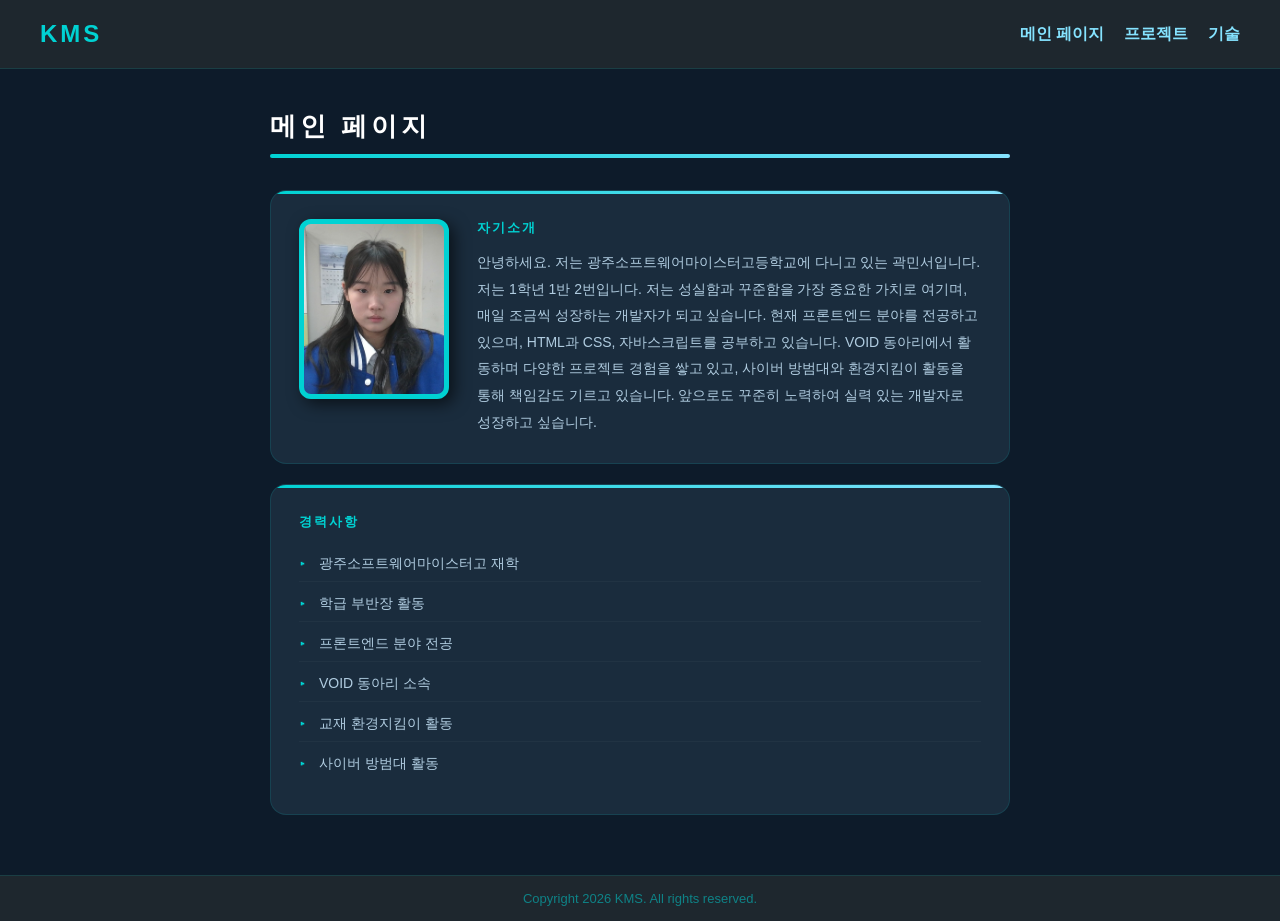
<file: web-project/index.html>
<!doctype html>
<html lang="ko">
  <head>
    <meta charset="UTF-8" />
    <meta name="viewport" content="width=device-width, initial-scale=1.0" />
    <title>KMS 자기소개 - 메인</title>
    <link rel="stylesheet" href="style.css" />
    <style>
      @keyframes glow {
        0%,
        100% {
          box-shadow: 0 0 16px #00d2d355;
        }
        50% {
          box-shadow: 0 0 32px #00d2d388;
        }
      }
      @keyframes shimmer {
        0% {
          background-position: -200% center;
        }
        100% {
          background-position: 200% center;
        }
      }
      @keyframes liPop {
        from {
          opacity: 0;
          transform: translateX(-16px);
        }
        to {
          opacity: 1;
          transform: translateX(0);
        }
      }
      @keyframes fadeUp {
        from {
          opacity: 0;
          transform: translateY(20px);
        }
        to {
          opacity: 1;
          transform: translateY(0);
        }
      }
      @keyframes fadeDown {
        from {
          opacity: 0;
          transform: translateY(-20px);
        }
        to {
          opacity: 1;
          transform: translateY(0);
        }
      }
      @keyframes barGrow {
        from {
          width: 0;
        }
        to {
          width: 100%;
        }
      }
      @keyframes logoGlow {
        0%,
        100% {
          text-shadow: 0 0 8px #00d2d366;
        }
        50% {
          text-shadow:
            0 0 24px #00d2d3bb,
            0 0 48px #00d2d344;
        }
      }

      body {
        background: #0d1b2a;
        font-family: "Malgun Gothic", sans-serif;
        margin: 0;
        padding: 0;
        display: flex;
        flex-direction: column;
        min-height: 100vh;
      }

      header {
        background-color: #1e272e;
        padding: 20px 40px;
        display: flex;
        justify-content: space-between;
        align-items: center;
        border-bottom: 1px solid #00d2d322;
        animation: fadeDown 0.6s ease both;
      }
      .logo {
        color: #00d2d3;
        font-size: 24px;
        font-weight: bold;
        letter-spacing: 3px;
        animation: logoGlow 3s ease-in-out infinite;
      }
      header ul {
        list-style: none;
        display: flex;
        margin: 0;
        padding: 0;
      }
      header li {
        margin-left: 20px;
      }
      header a {
        color: #85e3ff;
        text-decoration: none;
        font-weight: bold;
        position: relative;
        padding-bottom: 4px;
        transition: color 0.3s;
      }
      header a::after {
        content: "";
        position: absolute;
        left: 0;
        bottom: 0;
        width: 0;
        height: 2px;
        background: #00d2d3;
        border-radius: 2px;
        transition: width 0.3s ease;
      }
      header a:hover {
        color: #00d2d3;
      }
      header a:hover::after {
        width: 100%;
      }

      section {
        padding: 40px;
        max-width: 820px;
        margin: 0 auto;
        flex: 1;
        animation: fadeUp 0.7s ease 0.2s both;
        width: 100%;
        box-sizing: border-box;
      }

      .title-wrap {
        margin-bottom: 32px;
      }
      .title-wrap h2 {
        font-size: 26px;
        font-weight: 900;
        color: #ffffff;
        letter-spacing: 4px;
        margin: 0 0 10px 0;
      }
      .title-bar {
        height: 4px;
        border-radius: 2px;
        background: linear-gradient(90deg, #00d2d3, #85e3ff, #00d2d3);
        background-size: 200% auto;
        animation:
          shimmer 2s linear infinite,
          barGrow 0.9s ease both;
      }

      .card {
        background: #1a2c3d;
        border: 1px solid #00d2d322;
        border-radius: 16px;
        padding: 28px;
        margin-bottom: 20px;
        position: relative;
        overflow: hidden;
        transition:
          transform 0.25s,
          box-shadow 0.25s;
      }
      .card:hover {
        transform: translateY(-4px);
        box-shadow: 0 8px 32px #00d2d322;
      }
      .card::before {
        content: "";
        position: absolute;
        top: 0;
        left: 0;
        right: 0;
        height: 3px;
        background: linear-gradient(90deg, #00d2d3, #85e3ff, #00d2d3);
        background-size: 200% auto;
        animation: shimmer 2s linear infinite;
      }

      .profile-card {
        animation: fadeUp 0.7s ease 0.4s both;
      }
      .profile-row {
        display: flex;
        gap: 28px;
        align-items: flex-start;
      }

      /* 수행평가 요구사항: 5px 이상 테두리 + 3px 3px 이상 그림자 */
      .profile-photo {
        width: 150px;
        height: 180px;
        min-width: 150px;
        background-image: url("images/내사진.png");
        background-size: cover;
        background-position: center;
        border: 5px solid #00d2d3;
        border-radius: 12px;
        box-shadow: 5px 5px 16px rgba(0, 0, 0, 0.6);
        animation: glow 3s ease-in-out infinite;
        transition: transform 0.3s;
        margin-bottom: 0;
        box-sizing: border-box;
      }
      .profile-photo:hover {
        transform: scale(1.04);
      }

      .intro-col h3 {
        color: #00d2d3;
        font-size: 13px;
        font-weight: 700;
        letter-spacing: 2px;
        margin: 0 0 12px 0;
      }
      .intro-text {
        color: #b0cce0;
        font-size: 14px;
        line-height: 1.9;
        margin: 0;
      }

      .career-card {
        animation: fadeUp 0.7s ease 0.6s both;
      }
      .career-box h3 {
        color: #00d2d3;
        font-size: 13px;
        font-weight: 700;
        letter-spacing: 2px;
        margin: 0 0 16px 0;
      }
      .career-box ul {
        list-style: none;
        padding: 0;
        margin: 0;
      }
      .career-box li {
        color: #b0cce0;
        font-size: 14px;
        padding: 8px 0 8px 20px;
        border-bottom: 1px solid #ffffff08;
        position: relative;
        opacity: 0;
        animation: liPop 0.4s ease forwards;
      }
      .career-box li:last-child {
        border-bottom: none;
      }
      .career-box li::before {
        content: "▸";
        position: absolute;
        left: 0;
        color: #00d2d3;
      }
      .career-box li:nth-child(1) {
        animation-delay: 0.8s;
      }
      .career-box li:nth-child(2) {
        animation-delay: 0.95s;
      }
      .career-box li:nth-child(3) {
        animation-delay: 1.1s;
      }
      .career-box li:nth-child(4) {
        animation-delay: 1.25s;
      }
      .career-box li:nth-child(5) {
        animation-delay: 1.4s;
      }
      .career-box li:nth-child(6) {
        animation-delay: 1.55s;
      }

      footer {
        background-color: #1e272e;
        color: #00d2d388;
        text-align: center;
        padding: 15px;
        width: 100%;
        border-top: 1px solid #00d2d322;
        font-size: 13px;
        animation: fadeUp 0.6s ease 1.7s both;
      }
    </style>
  </head>
  <body>
    <header>
      <div class="logo">KMS</div>
      <nav>
        <ul>
          <li><a href="index.html">메인 페이지</a></li>
          <li><a href="projects.html">프로젝트</a></li>
          <li><a href="skills.html">기술</a></li>
        </ul>
      </nav>
    </header>

    <section>
      <div class="title-wrap">
        <h2>메인 페이지</h2>
        <div class="title-bar"></div>
      </div>

      <div class="card profile-card">
        <div class="profile-row">
          <div class="profile-photo"></div>
          <div class="intro-col">
            <h3>자기소개</h3>
            <p class="intro-text">
              안녕하세요. 저는 광주소프트웨어마이스터고등학교에 다니고 있는
              곽민서입니다. 저는 1학년 1반 2번입니다. 저는 성실함과 꾸준함을
              가장 중요한 가치로 여기며, 매일 조금씩 성장하는 개발자가 되고
              싶습니다. 현재 프론트엔드 분야를 전공하고 있으며, HTML과 CSS,
              자바스크립트를 공부하고 있습니다. VOID 동아리에서 활동하며 다양한
              프로젝트 경험을 쌓고 있고, 사이버 방범대와 환경지킴이 활동을 통해
              책임감도 기르고 있습니다. 앞으로도 꾸준히 노력하여 실력 있는
              개발자로 성장하고 싶습니다.
            </p>
          </div>
        </div>
      </div>

      <div class="card career-card">
        <div class="career-box">
          <h3>경력사항</h3>
          <ul>
            <li>광주소프트웨어마이스터고 재학</li>
            <li>학급 부반장 활동</li>
            <li>프론트엔드 분야 전공</li>
            <li>VOID 동아리 소속</li>
            <li>교재 환경지킴이 활동</li>
            <li>사이버 방범대 활동</li>
          </ul>
        </div>
      </div>
    </section>

    <footer>
      <p>Copyright 2026 KMS. All rights reserved.</p>
    </footer>
  </body>
</html>
</file>
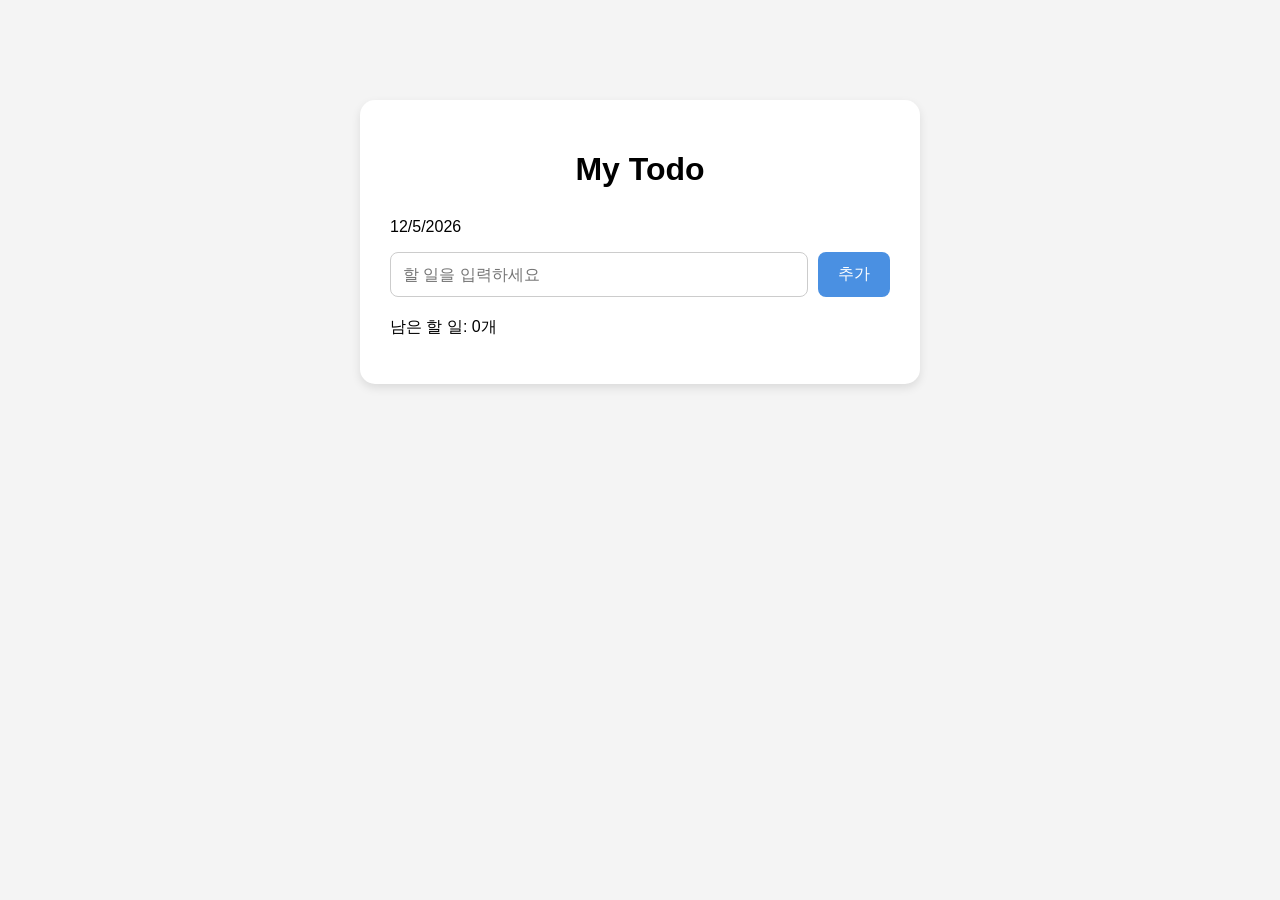
<file: Desktop/todo-app/index.html>
<!doctype html>
<html lang="ko">
  <head>
    <meta charset="UTF-8" />
    <title>Todo</title>
    <link rel="stylesheet" href="style.css" />
  </head>
  <body>
    <div class="container">
      <h1>My Todo</h1>
      <p id="date"></p>
      <div class="input-box">
        <input type="text" id="todoInput" placeholder="할 일을 입력하세요" />

        <button id="addBtn">추가</button>
      </div>
      <ul id="todoList"></ul>
      <p id="count">남은 할 일:0개</p>
    </div>
    <script src="script.js"></script>
  </body>
</html>
</file>
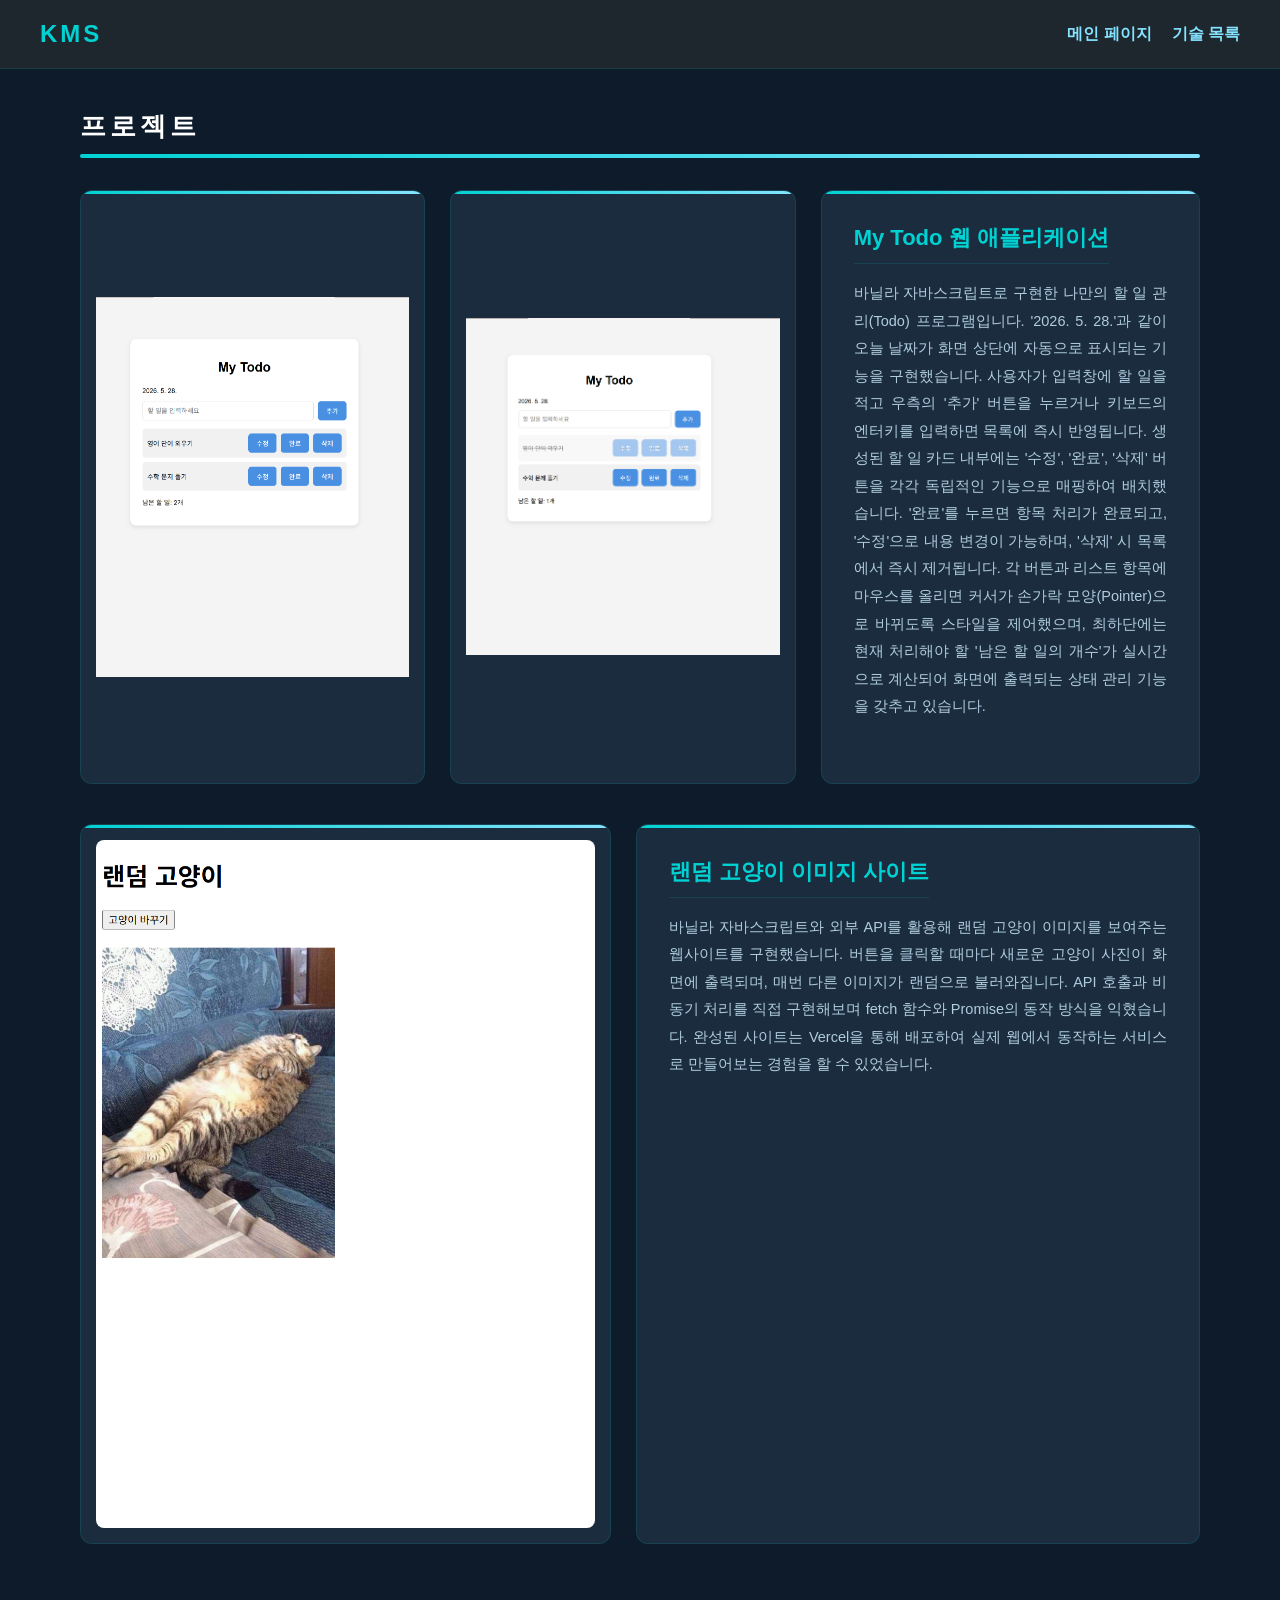
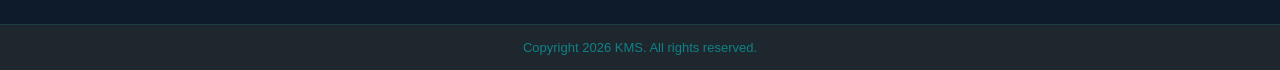
<file: web-project/projects.html>
<!doctype html>
<html lang="ko">
  <head>
    <meta charset="UTF-8" />
    <meta name="viewport" content="width=device-width, initial-scale=1.0" />
    <title>KMS 자기소개 - 프로젝트</title>
    <link rel="stylesheet" href="style.css" />
    <style>
      @keyframes shimmer {
        0% {
          background-position: -200% center;
        }
        100% {
          background-position: 200% center;
        }
      }
      @keyframes fadeUp {
        from {
          opacity: 0;
          transform: translateY(20px);
        }
        to {
          opacity: 1;
          transform: translateY(0);
        }
      }
      @keyframes fadeDown {
        from {
          opacity: 0;
          transform: translateY(-20px);
        }
        to {
          opacity: 1;
          transform: translateY(0);
        }
      }
      @keyframes barGrow {
        from {
          width: 0;
        }
        to {
          width: 100%;
        }
      }
      @keyframes logoGlow {
        0%,
        100% {
          text-shadow: 0 0 8px #00d2d366;
        }
        50% {
          text-shadow:
            0 0 24px #00d2d3bb,
            0 0 48px #00d2d344;
        }
      }

      body {
        background: #0d1b2a;
        font-family: "Malgun Gothic", sans-serif;
        margin: 0;
        padding: 0;
        display: flex;
        flex-direction: column;
        min-height: 100vh;
      }

      header {
        background-color: #1e272e;
        padding: 20px 40px;
        display: flex;
        justify-content: space-between;
        align-items: center;
        border-bottom: 1px solid #00d2d322;
        animation: fadeDown 0.6s ease both;
      }
      .logo {
        color: #00d2d3;
        font-size: 24px;
        font-weight: bold;
        letter-spacing: 3px;
        animation: logoGlow 3s ease-in-out infinite;
      }
      header ul {
        list-style: none;
        display: flex;
        margin: 0;
        padding: 0;
      }
      header li {
        margin-left: 20px;
      }
      header a {
        color: #85e3ff;
        text-decoration: none;
        font-weight: bold;
        position: relative;
        padding-bottom: 4px;
        transition: color 0.3s;
      }
      header a::after {
        content: "";
        position: absolute;
        left: 0;
        bottom: 0;
        width: 0;
        height: 2px;
        background: #00d2d3;
        border-radius: 2px;
        transition: width 0.3s ease;
      }
      header a:hover {
        color: #00d2d3;
      }
      header a:hover::after {
        width: 100%;
      }

      .project-section {
        padding: 40px;
        width: 100%;
        max-width: 1200px;
        margin: 0 auto;
        flex: 1;
        box-sizing: border-box;
        animation: fadeUp 0.7s ease 0.2s both;
      }

      .title-wrap {
        margin-bottom: 32px;
      }
      .project-section h2 {
        font-size: 26px;
        font-weight: 900;
        color: #ffffff;
        letter-spacing: 4px;
        margin: 0 0 10px 0;
      }
      .title-bar {
        height: 4px;
        border-radius: 2px;
        background: linear-gradient(90deg, #00d2d3, #85e3ff, #00d2d3);
        background-size: 200% auto;
        animation:
          shimmer 2s linear infinite,
          barGrow 0.9s ease both;
      }

      .project-container {
        display: flex;
        justify-content: space-between;
        gap: 25px;
        margin-bottom: 40px;
        animation: fadeUp 0.7s ease 0.4s both;
      }

      .project-photo-box,
      .project-info-box {
        flex: 1;
        min-height: 450px;
        background-color: #1a2c3d;
        border: 1px solid #00d2d322;
        border-radius: 12px;
        position: relative;
        overflow: hidden;
        transition:
          transform 0.25s,
          box-shadow 0.25s;
        box-sizing: border-box;
      }
      .project-photo-box:hover,
      .project-info-box:hover {
        transform: translateY(-4px);
        box-shadow: 0 8px 32px #00d2d322;
      }
      .project-photo-box::before,
      .project-info-box::before {
        content: "";
        position: absolute;
        top: 0;
        left: 0;
        right: 0;
        height: 3px;
        background: linear-gradient(90deg, #00d2d3, #85e3ff, #00d2d3);
        background-size: 200% auto;
        animation: shimmer 2s linear infinite;
      }

      /* 이미지 레이아웃 정렬 세팅 */
      .project-photo-box {
        display: flex;
        align-items: center;
        justify-content: center;
        padding: 15px;
      }
      .project-photo-box img {
        width: 100%;
        height: 100%;
        object-fit: contain; /* 이미지 비율 유지 */
        border-radius: 8px;
      }

      .project-info-box {
        padding: 32px;
      }
      .project-info-box h3 {
        color: #00d2d3;
        font-size: 22px;
        margin: 0 0 16px 0;
        padding-bottom: 10px;
        border-bottom: 1px solid #00d2d322;
      }
      .project-desc {
        font-size: 14.5px;
        line-height: 1.9;
        color: #b0cce0;
        text-align: justify;
      }

      footer {
        background-color: #1e272e;
        color: #00d2d388;
        text-align: center;
        padding: 15px;
        width: 100%;
        border-top: 1px solid #00d2d322;
        font-size: 13px;
        box-sizing: border-box;
      }
    </style>
  </head>
  <body>
    <header>
      <div class="logo">KMS</div>
      <nav>
        <ul>
          <li><a href="index.html">메인 페이지</a></li>
          <li><a href="skills.html">기술 목록</a></li>
        </ul>
      </nav>
    </header>

    <section class="project-section">
      <div class="title-wrap">
        <h2>프로젝트</h2>
        <div class="title-bar"></div>
      </div>

      <div class="project-container">
        <div class="project-photo-box">
          <img src="images/project-photo-1.png" alt="My Todo 메인 화면" />
        </div>
        <div class="project-photo-box">
          <img src="images/project-photo-2.png" alt="My Todo 기능 화면" />
        </div>
        <div class="project-info-box">
          <div class="project-item">
            <h3>My Todo 웹 애플리케이션</h3>
            <p class="project-desc">
              바닐라 자바스크립트로 구현한 나만의 할 일 관리(Todo)
              프로그램입니다. '2026. 5. 28.'과 같이 오늘 날짜가 화면 상단에
              자동으로 표시되는 기능을 구현했습니다. 사용자가 입력창에 할 일을
              적고 우측의 '추가' 버튼을 누르거나 키보드의 엔터키를 입력하면
              목록에 즉시 반영됩니다. 생성된 할 일 카드 내부에는 '수정', '완료',
              '삭제' 버튼을 각각 독립적인 기능으로 매핑하여 배치했습니다.
              '완료'를 누르면 항목 처리가 완료되고, '수정'으로 내용 변경이
              가능하며, '삭제' 시 목록에서 즉시 제거됩니다. 각 버튼과 리스트
              항목에 마우스를 올리면 커서가 손가락 모양(Pointer)으로 바뀌도록
              스타일을 제어했으며, 최하단에는 현재 처리해야 할 '남은 할 일의
              개수'가 실시간으로 계산되어 화면에 출력되는 상태 관리 기능을
              갖추고 있습니다.
            </p>
          </div>
        </div>
      </div>

      <div class="project-container" style="animation-delay: 0.6s">
        <div class="project-photo-box">
          <img
            src="images/랜덤 고양이 이미지 사이트.png"
            alt="랜덤 고양이 이미지 사이트"
          />
        </div>
        <div class="project-info-box">
          <div class="project-item">
            <h3>랜덤 고양이 이미지 사이트</h3>
            <p class="project-desc">
              바닐라 자바스크립트와 외부 API를 활용해 랜덤 고양이 이미지를
              보여주는 웹사이트를 구현했습니다. 버튼을 클릭할 때마다 새로운
              고양이 사진이 화면에 출력되며, 매번 다른 이미지가 랜덤으로
              불러와집니다. API 호출과 비동기 처리를 직접 구현해보며 fetch
              함수와 Promise의 동작 방식을 익혔습니다. 완성된 사이트는 Vercel을
              통해 배포하여 실제 웹에서 동작하는 서비스로 만들어보는 경험을 할
              수 있었습니다.
            </p>
          </div>
        </div>
      </div>
    </section>

    <footer>
      <p>Copyright 2026 KMS. All rights reserved.</p>
    </footer>
  </body>
</html>
</file>
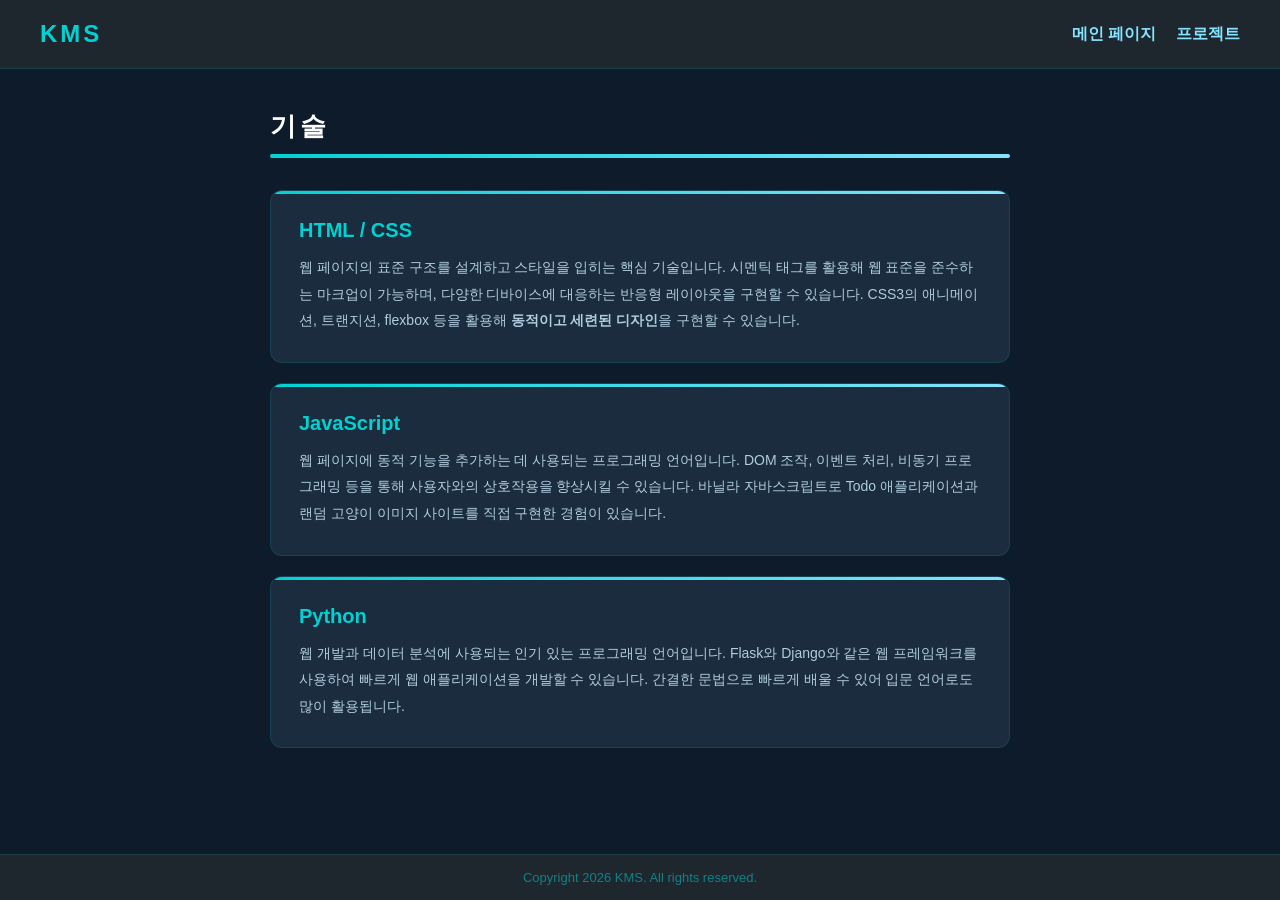
<file: web-project/skills.html>
<!doctype html>
<html lang="ko">
  <head>
    <meta charset="UTF-8" />
    <meta name="viewport" content="width=device-width, initial-scale=1.0" />
    <title>KMS 자기소개 - 기술</title>
    <link rel="stylesheet" href="style.css" />
    <style>
      @keyframes shimmer {
        0% {
          background-position: -200% center;
        }
        100% {
          background-position: 200% center;
        }
      }
      @keyframes fadeUp {
        from {
          opacity: 0;
          transform: translateY(20px);
        }
        to {
          opacity: 1;
          transform: translateY(0);
        }
      }
      @keyframes fadeDown {
        from {
          opacity: 0;
          transform: translateY(-20px);
        }
        to {
          opacity: 1;
          transform: translateY(0);
        }
      }
      @keyframes barGrow {
        from {
          width: 0;
        }
        to {
          width: 100%;
        }
      }
      @keyframes logoGlow {
        0%,
        100% {
          text-shadow: 0 0 8px #00d2d366;
        }
        50% {
          text-shadow:
            0 0 24px #00d2d3bb,
            0 0 48px #00d2d344;
        }
      }
      @keyframes changeColor {
        0%,
        100% {
          color: blue;
        }
        33% {
          color: green;
        }
        66% {
          color: red;
        }
      }
      @keyframes cardPop {
        from {
          opacity: 0;
          transform: translateY(24px);
        }
        to {
          opacity: 1;
          transform: translateY(0);
        }
      }

      body {
        background: #0d1b2a;
        font-family: "Malgun Gothic", sans-serif;
        margin: 0;
        padding: 0;
        display: flex;
        flex-direction: column;
        min-height: 100vh;
      }

      header {
        background-color: #1e272e;
        padding: 20px 40px;
        display: flex;
        justify-content: space-between;
        align-items: center;
        border-bottom: 1px solid #00d2d322;
        animation: fadeDown 0.6s ease both;
      }
      .logo {
        color: #00d2d3;
        font-size: 24px;
        font-weight: bold;
        letter-spacing: 3px;
        animation: logoGlow 3s ease-in-out infinite;
      }
      header ul {
        list-style: none;
        display: flex;
        margin: 0;
        padding: 0;
      }
      header li {
        margin-left: 20px;
      }
      header a {
        color: #85e3ff;
        text-decoration: none;
        font-weight: bold;
        position: relative;
        padding-bottom: 4px;
        transition: color 0.3s;
      }
      header a::after {
        content: "";
        position: absolute;
        left: 0;
        bottom: 0;
        width: 0;
        height: 2px;
        background: #00d2d3;
        border-radius: 2px;
        transition: width 0.3s ease;
      }
      header a:hover {
        color: #00d2d3;
      }
      header a:hover::after {
        width: 100%;
      }

      section {
        padding: 40px;
        max-width: 820px;
        margin: 0 auto;
        flex: 1;
        width: 100%;
        box-sizing: border-box;
        animation: fadeUp 0.7s ease 0.2s both;
      }

      .title-wrap {
        margin-bottom: 32px;
      }
      section h2 {
        font-size: 26px;
        font-weight: 900;
        color: #ffffff;
        letter-spacing: 4px;
        margin: 0 0 10px 0;
      }
      .title-bar {
        height: 4px;
        border-radius: 2px;
        background: linear-gradient(90deg, #00d2d3, #85e3ff, #00d2d3);
        background-size: 200% auto;
        animation:
          shimmer 2s linear infinite,
          barGrow 0.9s ease both;
      }

      .skill-container {
        display: flex;
        flex-direction: column;
        gap: 20px;
      }

      .skill-card {
        background-color: #1a2c3d;
        padding: 28px;
        border-radius: 12px;
        border: 1px solid #00d2d322;
        position: relative;
        overflow: hidden;
        transition:
          transform 0.25s,
          box-shadow 0.25s;
        opacity: 0;
        animation: cardPop 0.5s ease forwards;
      }
      .skill-card:hover {
        transform: translateY(-4px);
        box-shadow: 0 8px 32px #00d2d322;
      }
      .skill-card::before {
        content: "";
        position: absolute;
        top: 0;
        left: 0;
        right: 0;
        height: 3px;
        background: linear-gradient(90deg, #00d2d3, #85e3ff, #00d2d3);
        background-size: 200% auto;
        animation: shimmer 2s linear infinite;
      }
      .skill-card:nth-child(1) {
        animation-delay: 0.4s;
      }
      .skill-card:nth-child(2) {
        animation-delay: 0.6s;
      }
      .skill-card:nth-child(3) {
        animation-delay: 0.8s;
      }

      .skill-card h3 {
        color: #00d2d3;
        margin-bottom: 12px;
        font-size: 20px;
      }
      .skill-card p {
        line-height: 1.9;
        color: #b0cce0;
        font-size: 14px;
      }

      .color-anime {
        font-weight: bold;
        animation: changeColor 5s infinite;
      }

      footer {
        background-color: #1e272e;
        color: #00d2d388;
        text-align: center;
        padding: 15px;
        width: 100%;
        border-top: 1px solid #00d2d322;
        font-size: 13px;
      }
    </style>
  </head>
  <body>
    <header>
      <div class="logo">KMS</div>
      <nav>
        <ul>
          <li><a href="index.html">메인 페이지</a></li>
          <li><a href="projects.html">프로젝트</a></li>
        </ul>
      </nav>
    </header>

    <section>
      <div class="title-wrap">
        <h2>기술</h2>
        <div class="title-bar"></div>
      </div>

      <div class="skill-container">
        <div class="skill-card">
          <h3>HTML / CSS</h3>
          <p>
            웹 페이지의 표준 구조를 설계하고 스타일을 입히는 핵심 기술입니다.
            시멘틱 태그를 활용해 웹 표준을 준수하는 마크업이 가능하며, 다양한
            디바이스에 대응하는 반응형 레이아웃을 구현할 수 있습니다. CSS3의
            애니메이션, 트랜지션, flexbox 등을 활용해
            <span class="color-anime">동적이고 세련된 디자인</span>을 구현할 수
            있습니다.
          </p>
        </div>
        <div class="skill-card">
          <h3>JavaScript</h3>
          <p>
            웹 페이지에 동적 기능을 추가하는 데 사용되는 프로그래밍 언어입니다.
            DOM 조작, 이벤트 처리, 비동기 프로그래밍 등을 통해 사용자와의
            상호작용을 향상시킬 수 있습니다. 바닐라 자바스크립트로 Todo
            애플리케이션과 랜덤 고양이 이미지 사이트를 직접 구현한 경험이
            있습니다.
          </p>
        </div>
        <div class="skill-card">
          <h3>Python</h3>
          <p>
            웹 개발과 데이터 분석에 사용되는 인기 있는 프로그래밍 언어입니다.
            Flask와 Django와 같은 웹 프레임워크를 사용하여 빠르게 웹
            애플리케이션을 개발할 수 있습니다. 간결한 문법으로 빠르게 배울 수
            있어 입문 언어로도 많이 활용됩니다.
          </p>
        </div>
      </div>
    </section>

    <footer>
      <p>Copyright 2026 KMS. All rights reserved.</p>
    </footer>
  </body>
</html>
</file>
<file: web-project/style.css>
* {
  margin: 0;
  padding: 0;
  box-sizing: border-box;
  font-family: "Malgun Gothic", sans-serif;
}

header {
  background-color: #1e272e;
  padding: 20px;
  display: flex;
  justify-content: space-between;
  align-items: center;
}

.logo {
  color: #85e3ff;
  font-size: 24px;
  font-weight: bold;
}

header ul {
  list-style: none;
  display: flex;
}

header li {
  margin-left: 20px;
}

header a {
  color: #85e3ff;
  text-decoration: none;
  font-weight: bold;
  transition: color 0.3s;
}

header a:hover {
  color: #00d2d3;
}
body {
  margin: 0;
  padding: 0;
  font-family: "Malgun Gothic", sans-serif;

  display: flex;
  flex-direction: column;
  min-height: 100vh;
}
section {
  padding: 40px;
  max-width: 800px;
  margin: 0 auto;
  flex: 1;
}

h2 {
  margin-bottom: 20px;
  color: #1e272e;
}

.profile-photo {
  width: 150px;
  height: 180px;
  background-image: url("images/내사진.png");
  background-size: cover;
  background-position: center; /* 수정: background-positionn → background-position */

  border: 5px solid #1e272e;
  box-shadow: 3px 3px 6px rgba(0, 0, 0, 0.4);

  margin-bottom: 20px;
}

.intro-text {
  line-height: 1.6;
  margin-bottom: 30px;
}

.career-box h3 {
  margin-bottom: 10px;
}

.career-box ul {
  padding-left: 20px;
}

.career-box li {
  margin-bottom: 5px;
}

footer {
  background-color: #1e272e;
  color: #85e3ff;
  text-align: center;
  padding: 15px;
  width: 100%;
}

.project-continer {
  display: flex;
  justify-content: space-between;
  gap: 20px;
  margin-top: 30px;
}

.project-photo-1,
.project-photo-2,
project-info {
  flex: 1;
  height: 400px; /* 수정: heigth → height */
  background-color: #f0f0f0;
  border: 1px solid #ccc;
  border-radius: 5px;
}

.project-photo-1 {
  background-image: url("images/프로젝트1.jpg");
  background-size: cover;
  background-position: center;
}

.project-photo-2 {
  background-image: url("images/프로젝트2.jpg");
  background-size: cover;
  background-position: center;
}

.project-item {
  margin-bottom: 30px;
}
.project-info h3 {
  color: #1e272e;
  margin-bottom: 10px;
}

.skill-container {
  display: flex;
  flex-direction: column;
  gap: 20px;
  margin-top: 30px;
} /* 수정: gap:20px;) → gap:20px; + 올바른 닫는 중괄호 */

.skill-card {
  background-color: #f8f9fa;
  padding: 25px;
  border-radius: 8px;
  border-left: 6px solid #1e272e;
  border-top: 1px solid #ddd;
  border-right: 1px solid #ddd;
  border-bottom: 1px solid #ddd;
}

.skill-card h3 {
  color: #1e272e;
  margin-bottom: 12px;
  font-size: 22px;
}

.skill-card p {
  line-height: 1.6;
  color: #333;
}

.color-anime {
  font-weight: bold;
  animation: changeColor 5s infinite;
}
@keyframes changeColor {
  0%,
  100% {
    color: blue;
  }
  33% {
    color: green;
  }
  66% {
    color: red;
  }
}

header {
  width: 100%;
  background-color: #1e272e;
  padding: 20px 40px;
  display: flex;
  justify-content: space-between;
  align-items: center; /* 수정: align-item → align-items */
}

.project-section {
  padding: 40px;
  width: 100%;
  max-width: 1200px;
  margin: 0 auto;
  flex: 1;
}

.project-section h2 {
  margin-bottom: 25px;
  color: #1e272e;
}

.project-container {
  display: flex;
  justify-content: space-between;
  gap: 25px;
}

.project-photo-box,
.project-info-box {
  flex: 1;
  min-height: 520px;
  background-color: #f8f9fa;
  border: 1px solid #ddd;
  border-radius: 12px;
  padding: 25px;
}

.todo-img1 {
  background-image: url("images/project-photo-1.png");
  background-size: contain;
  background-repeat: no-repeat;
  background-position: center;
}
.todo-img2 {
  background-image: url("images/project-photo-2.png");
  background-size: contain;
  background-repeat: no-repeat;
  background-position: center;
}
.project-info-box h3 {
  color: #1e272e;
  font-size: 22px;
  margin-bottom: 15px;
  border-bottom: 2px solid #1e272e;
  padding-bottom: 6px;
  display: inline-block;
}

.project-desc {
  font-size: 15px;
  line-height: 1.8;
  color: #444;
  text-align: justify;
}
</file>
<file: Desktop/todo-app/style.css>
body {
  margin: 0;
  font-family: Arial, sans-serif;
  background: #f4f4f4;
}

.container {
  width: 500px;
  margin: 100px auto;
  background: white;
  padding: 30px;
  border-radius: 15px;
  box-shadow: 0 4px 10px rgba(0, 0, 0, 0.1);
}

/* 제목 */
h1 {
  text-align: center;
  margin-bottom: 30px;
}

/* 입력창 + 버튼 */
.input-box {
  display: flex;
  gap: 10px;
}

/* 입력창 */
input {
  flex: 1;
  padding: 12px;
  border: 1px solid #ccc;
  border-radius: 8px;
  font-size: 16px;
}

/* 버튼 */
button {
  padding: 12px 20px;
  border: none;
  background: #4a90e2;
  color: white;
  border-radius: 8px;
  cursor: pointer;
  font-size: 16px;
}

/* 버튼 마우스 효과 */
button:hover {
  background: #357abd;
}

ul {
  list-style: none;
  padding: 0;
  margin-top: 20px;
}

li {
  background: #f1f1f1;
  padding: 12px;
  margin-top: 10px;
  border-radius: 8px;

  display: flex;
  justify-content: space-between;
  align-items: center;
}

.completed {
  text-decoration: line-through;
  opacity: 0.5;
}

li div {
  display: flex;
  gap: 10px;
}
</file>
